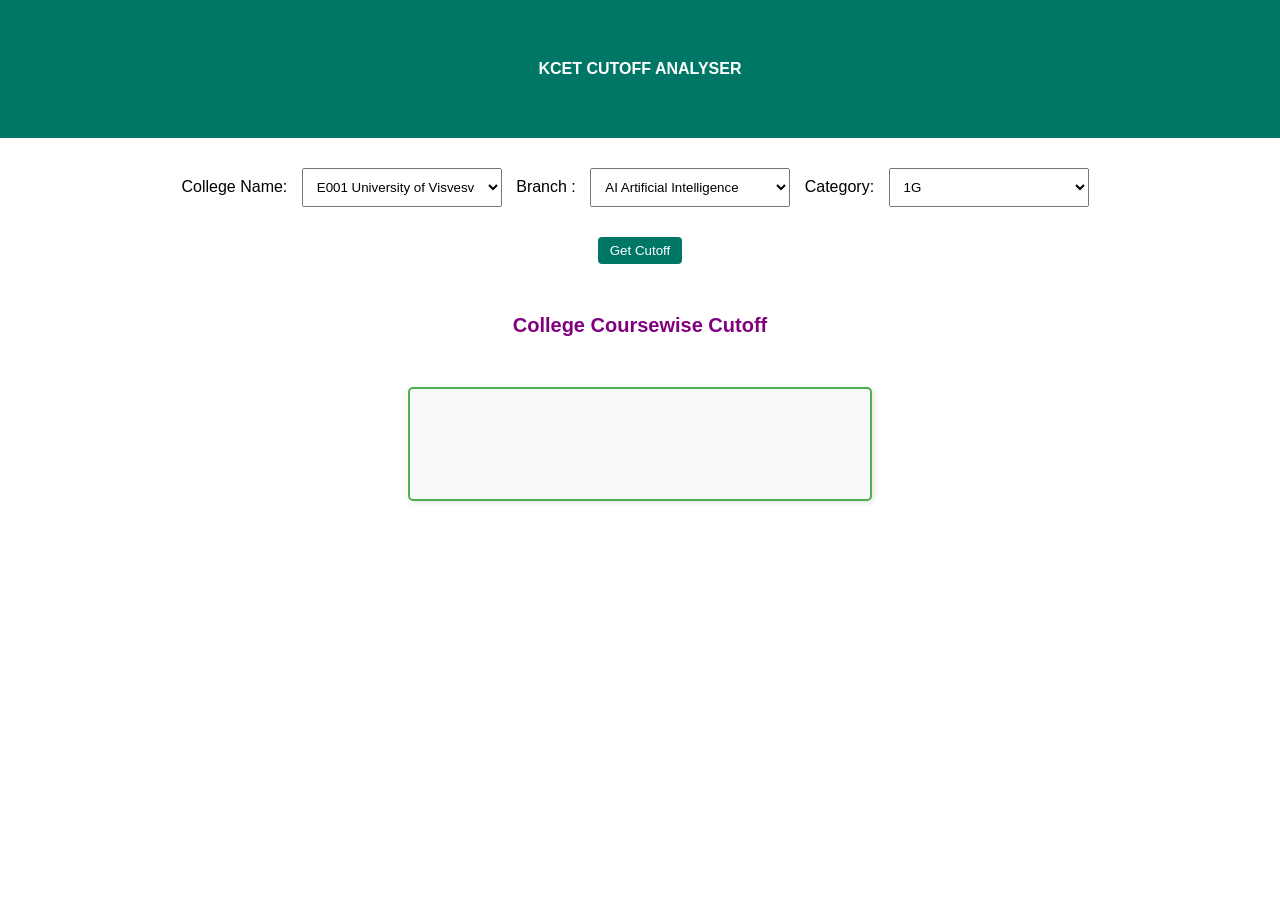
<file: index.html>
<DOCTYPE html>
<html lang="en">
<head>
  <meta charset="UTF-8" />
  <title>ENGINEERING CUTOFF RANK OF CET-2024</title>
  <link rel="stylesheet" href="styles.css" />
</head>
<body>
  <div class="nav-bar">KCET CUTOFF ANALYSER</div>

  <div class="form-section">
    <label for="college">College Name:</label>
    <select id="college"></select>

    <label for="department">Branch :</label>
    <select id="department"></select>

    <label for="category">Category:</label>
    <select id="category"></select>

    <br />
    <button onclick="showCutoff()">Get Cutoff</button>
  </div>

  <div class="content">College Coursewise Cutoff</div>
  <div id="result" class="result-box"></div>

  <script src="script.js"></script>
</body>
</html>
</file>
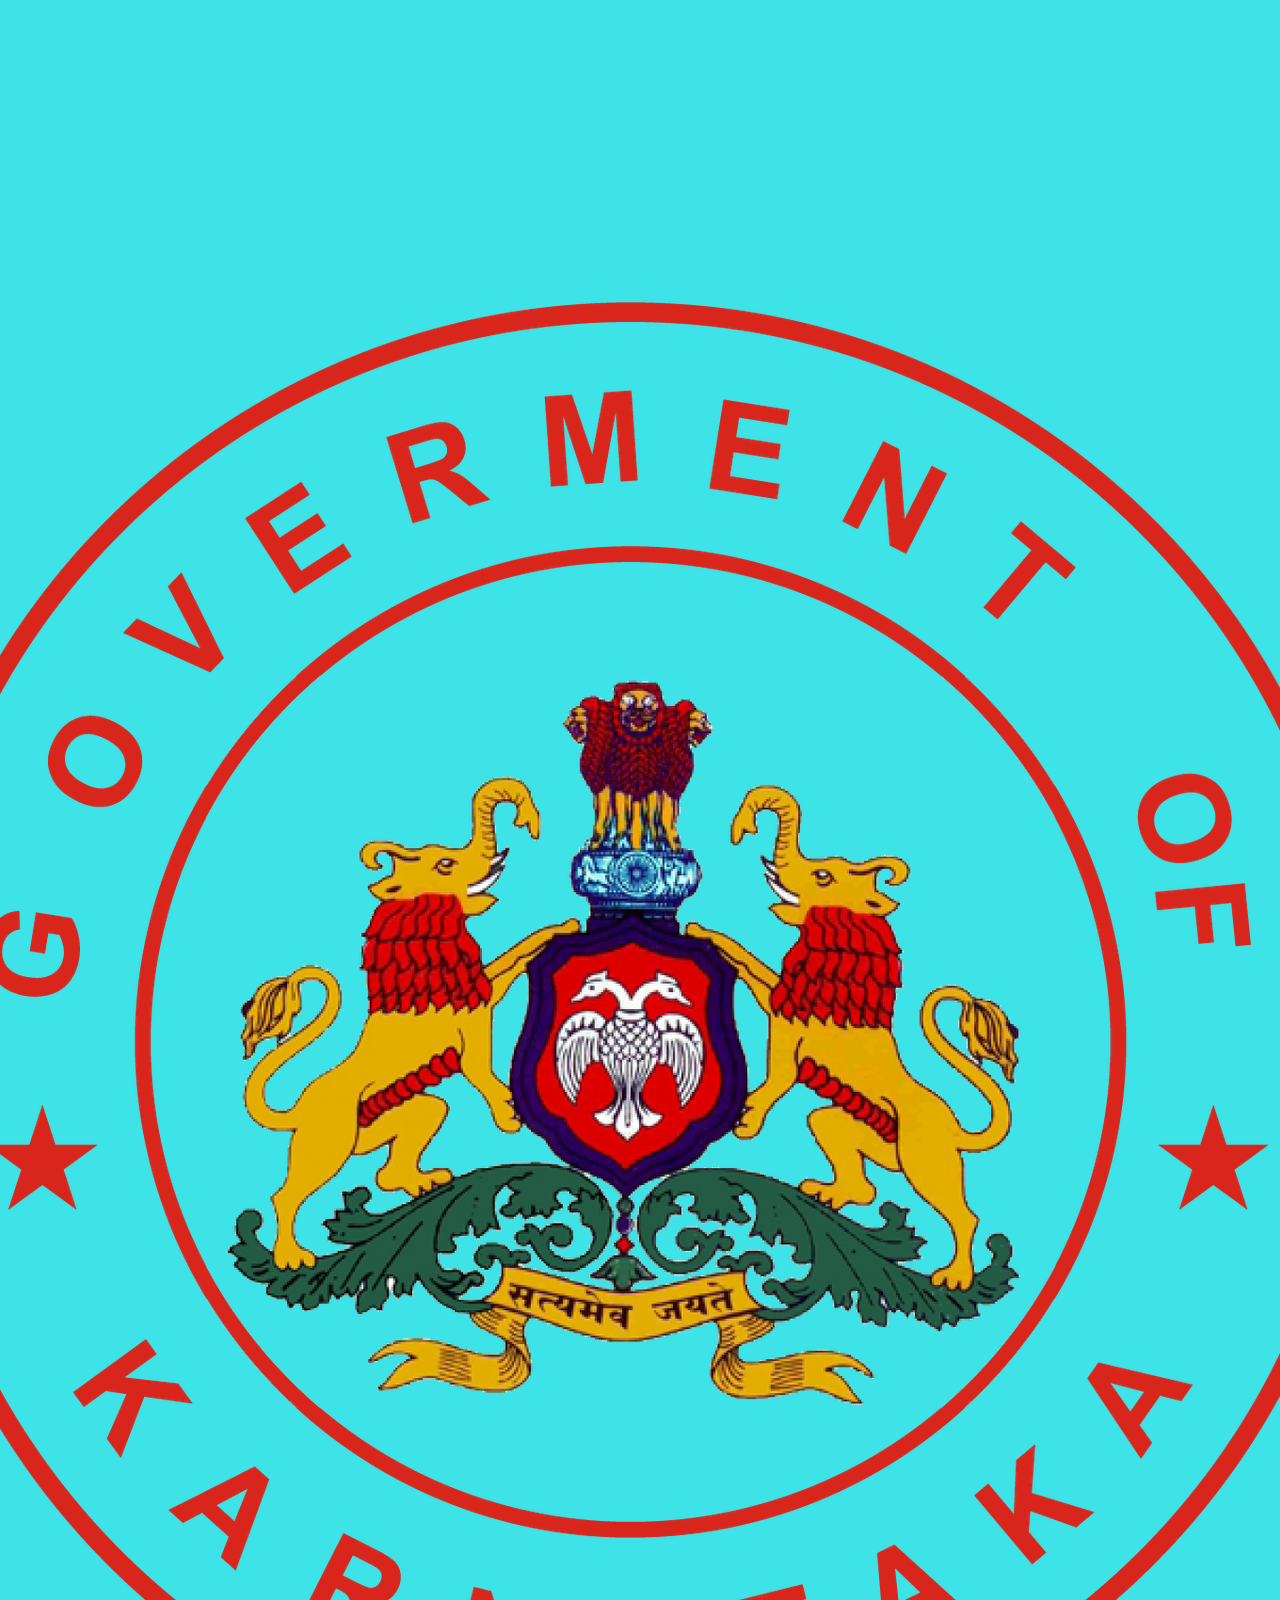
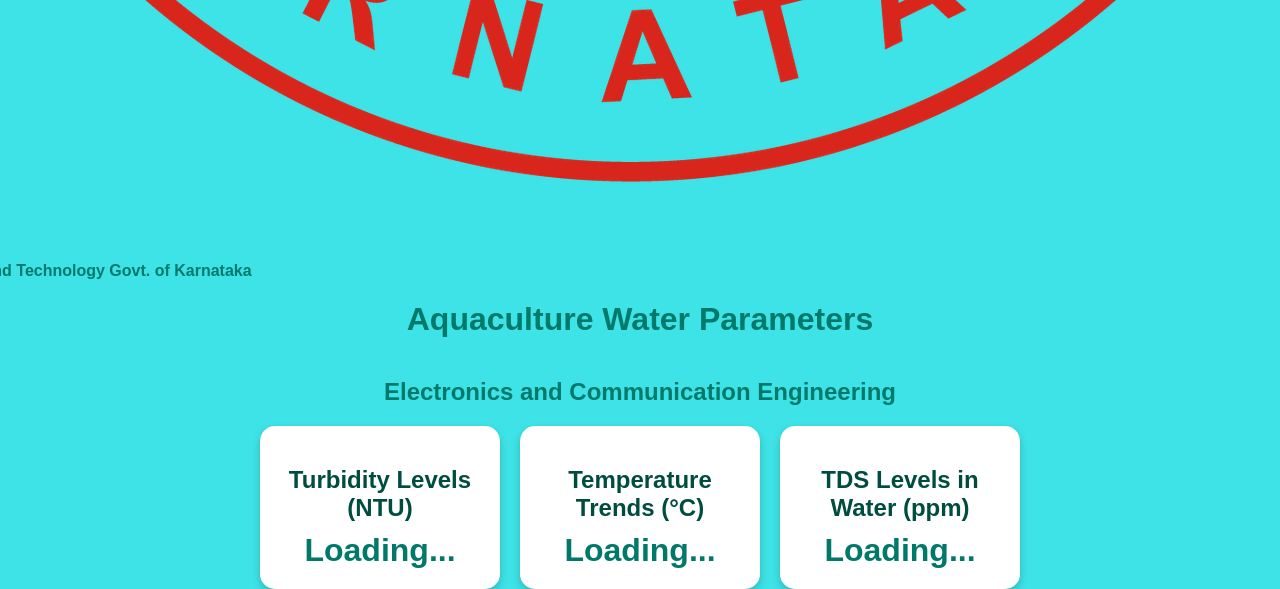
<file: intex.html>
<!DOCTYPE html>
<html lang="en">
<head>
  <meta charset="UTF-8" />
  <meta name="viewport" content="width=device-width, initial-scale=1" />
  <title>Aquaculture Parameters</title>
  <link rel="stylesheet" href="style.css" />
</head>
<body>
    <meta name="viewport" content="width=device-width, initial-scale=1.0">


  <!-- Left-side Menu Button -->
  <div class="menu-container">
    <button class="menu-button" onclick="toggleMenu()">☰ Menu</button>
    <div id="menu-dropdown" class="menu-dropdown">
      <a href="#">Home</a>
      <a href="#" onclick="toggleAbout()">About</a>
      <a href="https://thingspeak.com/channels/2903850/feeds.csv?api_key=E1HRIMYWBE6I6VTE&results=1400" target="_blank">Report</a>
    </div>
  </div>

  <!-- Top-left Logo -->
  <img src="ramaiah logo.png" class="corner-image no-round" alt="Corner Logo" />

  <!-- Top-right VGST Logo and Text -->
  <div class="top-right">
    <img src="govo.png" alt="VGST Logo" />
    <span>Dept. of Science and Technology</span>
    <span>Govt. of Karnataka</span>
  </div>

  <h1>Aquaculture Water Parameters</h1>
  <h2>Electronics and Communication Engineering</h2>

  <div class="parameters">
    <div class="card">
      <h2>Turbidity Levels (NTU)</h2>
      <div id="turbidity" class="value">Loading...</div>
    </div>
    <div class="card">
      <h2>Temperature Trends (°C)</h2>
      <div id="temperature" class="value">Loading...</div>
    </div>
    <div class="card">
      <h2>TDS Levels in Water (ppm)</h2>
      <div id="tds" class="value">Loading...</div>
    </div>
  </div>

  <!-- About Section -->
  <div id="about-section">
    <h2>About the Project</h2>
    <p>This project is a water quality monitoring system designed for aquaculture applications. It continuously tracks key parameters such as:</p>
    <ul>
      <li>Turbidity – to detect water clarity</li>
      <li>Temperature – to maintain optimal fish health</li>
      <li>TDS (Total Dissolved Solids) – to measure water purity</li>
    </ul>
    <p>The system uses sensors connected to a Raspberry Pi and sends data to ThingSpeak, where it can be viewed and exported. This real-time monitoring helps improve fish yield, reduce risk, and support sustainable aquaculture.</p>
    <p><strong>Developed by:</strong><br>Students of the Electronics and Communication Engineering Department,<br>under the guidance of CG Ragavedra.</p>
  </div>

  <script src="script.js"></script>
</body>
</html>
</file>
<file: styles.css>
body {
  font-family: Arial, sans-serif;
  margin: 0;
  background-color: #ffffff;
}

.header {
  background-color: #184c3b;
  color: white;
  text-align: center;
  padding: 10px;
  font-size: 18px;
}

.nav-bar {
  background-color: #007766;
  color: white;
  padding: 60px;
  text-align: center;
  font-weight: bold;
}

.form-section {
  padding: 20px;
  text-align: center;
}

select {
  padding: 10px;
  margin: 10px;
  width: 200px;
}

button {
  padding: 6px 12px;
  margin-top: 20px;
  background-color: #007766;
  color: white;
  border: none;
  cursor: pointer;
  border-radius: 4px;
}

.content {
  text-align: center;
  padding: 30px;
  color: purple;
  font-size: 20px;
  font-weight: bold;
}

.result-box {
  border: 2px solid #4CAF50;
  padding: 30px;
  margin: 20px auto;
  width: 400px;
  min-height: 50px;
  font-family: Arial, sans-serif;
  background-color: #f9f9f9;
  box-shadow: 2px 2px 5px rgba(0,0,0,0.1);
  border-radius: 5px;
  text-align: center;
}
</file>
<file: style.css>
body {
  background-color: #3ee3e7;
  font-family: Arial, sans-serif;
  display: flex;
  flex-direction: column;
  align-items: center;
  justify-content: center;
  height: 100vh;
  margin: 0;
  animation: colorChange 20s infinite alternate;
}

h1, h2 {
  color: #00796b;
}

h1, h2 {
  margin-bottom: 20px;
}

.parameters {
  display: flex;
  gap: 20px;
  flex-wrap: wrap;
  justify-content: center;
}

.card {
  background: #ffffff;
  padding: 20px;
  border-radius: 15px;
  box-shadow: 0 4px 8px rgba(0, 0, 0, 0.2);
  text-align: center;
  width: 200px;
  animation: fadeSlideUp 1s ease-out;
}

.card h2 {
  color: #004d40;
  margin-bottom: 10px;
}
.value {
  font-size: 2rem;
  font-weight: bold;
  color: #00796b;
}







@media (max-width: 1024px) {
  body {
    padding: 10px;
    height: auto;
    flex-direction: column;
  }

  .parameters {
    flex-direction: column;
    align-items: center;
  }

  .card {
    width: 90%;
    margin-bottom: 20px;
  }



  .corner-image {
    width: 200px;
    top: 20px;
    left: 10px;
  }

  .top-right {
    top: 20px;
    right: 10px;
  }

  .top-right img {
    width: 60px;
    height: 60px;
  }

  .top-right span {
    font-size: 14px;
  }
}

/* For mobile devices */
@media (max-width: 600px) {
  h1, h2 {
    font-size: 1.2rem;
    text-align: center;
  }

  .menu-button {
    font-size: 16px;
    padding: 6px 10px;
  }

  .menu-dropdown a {
    font-size: 14px;
    padding: 8px;
  }

  .value {
    font-size: 1.5rem;
  }

  .corner-image {
    width: 150px;
    top: 10px;
    left: 5px;
  }
  .VGST-image {
     width: 150px;
    top: 10px;
    left: 5px;

  }

  .top-right {
    top: 10px;
    right: 5px;
  }

  .top-right img {
    width: 50px;
    height: 50px;
     
  }

  .top-right span {
    font-size: 12px;
  }

  #about-section {
    padding: 15px;
    font-size: 14px;
  }
}
.top-right span {
  font-size: 16px;
  font-weight: bold;
  text-align: center;
  color: #00796b;
}

@keyframes fadeSlideUp {
  0% {
    opacity: 0;
    transform: translateY(30px);
  }
  100% {
    opacity: 1;
    transform: translateY(0);
  }
}

@keyframes colorChange {
  0% { background-color: #8be3e7; }
  25% { background-color: #a0d8ef; }
  50% { background-color: #c1e1c1; }
  75% { background-color: #f9d5e5; }
  100% { background-color: #e9f1f2; }
}





.menu-dropdown {
  display: none;
  position: absolute;
  top: 40px;
  left: 0;
  background-color: white;
  border: 1px solid #ccc;
  border-radius: 8px;
  box-shadow: 0px 4px 8px rgba(0, 0, 0, 0.1);
  min-width: 150px;
}

.menu-dropdown a {
  display: block;
  padding: 10px;
  color: #00796b;
  text-decoration: none;
}

.menu-dropdown a:hover {
  background-color: #f1f1f1;
}

#about-section {
  display: none;
  background: white;
  padding: 20px;
  border-radius: 10px;
  box-shadow: 0 4px 8px rgba(0, 0, 0, 0.2);
  max-width: 800px;
  margin-top: 20px;
  text-align: left;
}
</file>
